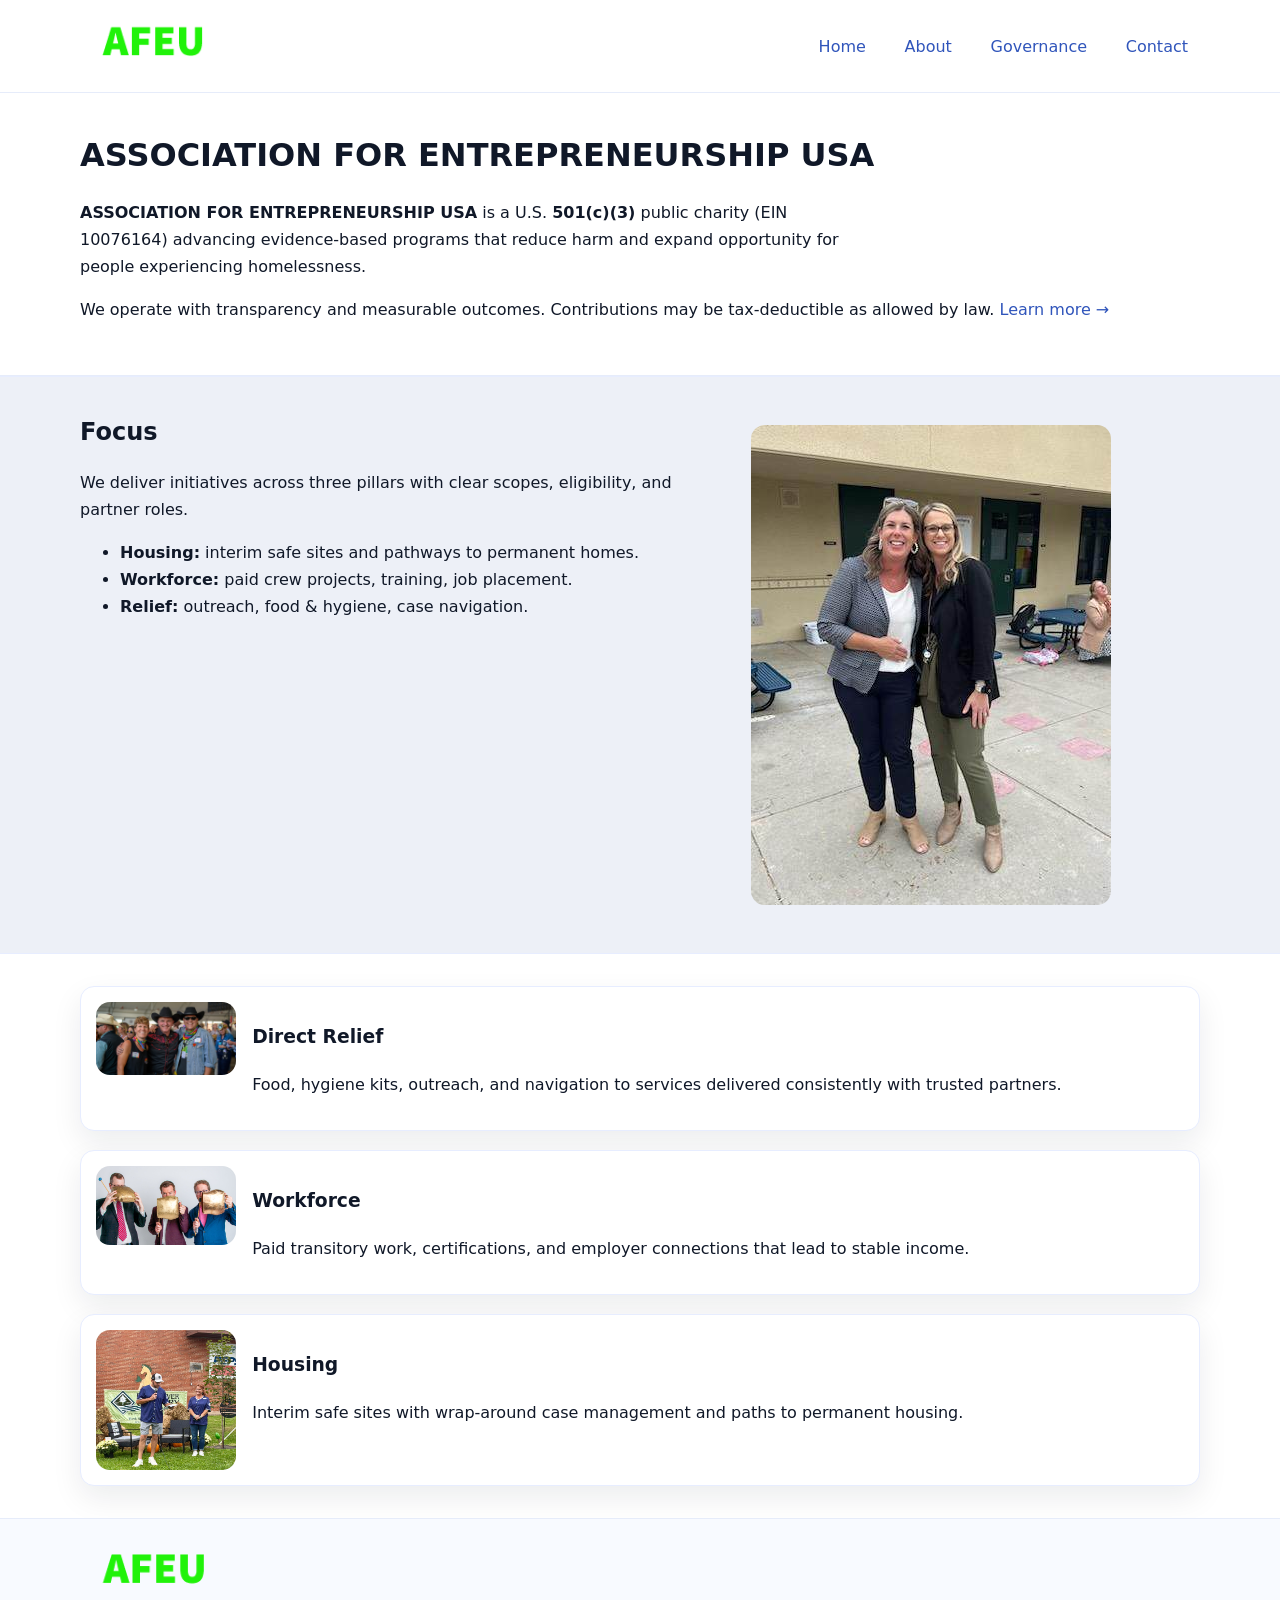
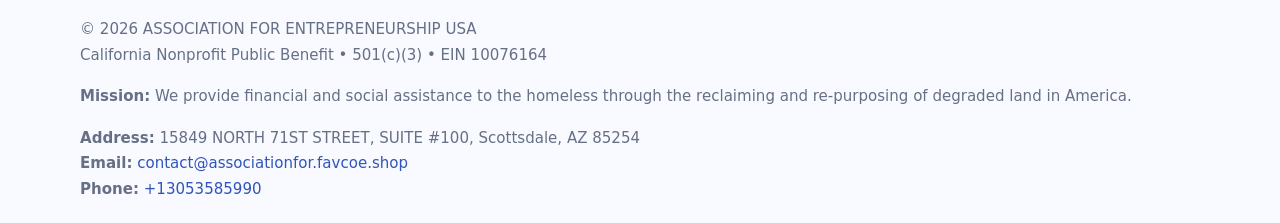
<file: index.html>
<!doctype html>
<html lang="en">
<head>
<meta charset="utf-8"/><meta name="viewport" content="width=device-width,initial-scale=1"/>
<title>ASSOCIATION FOR ENTREPRENEURSHIP USA – Nonprofit • 2025</title>
<link rel="stylesheet" href="assets/styles.css"/><link rel="icon" href="images/logo.png">
<meta name="data-ein" content="10076164"><meta name="data-name" content="ASSOCIATION FOR ENTREPRENEURSHIP USA">
<meta name="data-email" content="contact@associationfor.favcoe.shop"><meta name="data-phone" content="+13053585990">
<meta name="data-address15849 NORTH 71ST STREET, SUITE #100, Scottsdale, AZ 85254"><meta name="data-map" content="801+US+HIGHWAY+1,+SUITE+#410,+NORTH+PALM+BEACH,+FL+33408">
  <meta name="description" content="Dedicated to community services, education, and direct relief, ASSOCIATION FOR ENTREPRENEURSHIP USA collaborates with neighbors and partners to deliver practical help and long-term.">
</head>
<body>
<div style="position:absolute;left:-9999px;top:-9999px;opacity:0" data-uniq="{{UNIQUE_BLOB}}">
  <span>Dedicated to community services, education, and direct relief, ASSOCIATION FOR ENTREPRENEURSHIP USA collaborates with neighbors and partners to deliver practical help and long-term impact.</span><svg width="12" height="12" viewBox="0 0 12 12" xmlns="http://www.w3.org/2000/svg"><circle cx="6" cy="6" r="5" fill="#2563eb"/></svg><img src="images/about.jpg" width="1" height="1" alt="" loading="lazy"/>
</div>

<header>
  <div class="header-wrap">
    <a href="index.html"><img src="images/logo.png" alt="ASSOCIATION FOR ENTREPRENEURSHIP USA logo" style="width:148px"></a>
    <nav>
      <a class="active" href="index.html">Home</a>
      <a href="about.html">About</a>
      <a href="governance.html">Governance</a>
      <a href="contact.html">Contact</a>
    </nav>
  </div>
</header>

<main>
  <section class="c34319e7da2">
    <div class="container">
      <h1>ASSOCIATION FOR ENTREPRENEURSHIP USA</h1>
      <p class="cd1ac1e1594">
        <strong>ASSOCIATION FOR ENTREPRENEURSHIP USA</strong> is a U.S. <strong>501(c)(3)</strong> public charity (EIN 10076164) advancing evidence-based programs that reduce harm and expand opportunity for people experiencing homelessness.
      </p>
      <p>
        We operate with transparency and measurable outcomes. Contributions may be tax-deductible as allowed by law.
        <a href="about.html">Learn more →</a>
      </p>
    </div>
  </section>

  <section class="section tint">
    <div class="container grid two">
      <div>
        <h2>Focus</h2>
        <p>We deliver initiatives across three pillars with clear scopes, eligibility, and partner roles.</p>
        <ul>
          <li><strong>Housing:</strong> interim safe sites and pathways to permanent homes.</li>
          <li><strong>Workforce:</strong> paid crew projects, training, job placement.</li>
          <li><strong>Relief:</strong> outreach, food & hygiene, case navigation.</li>
        </ul>
      </div>
      <figure><img src="images/hero.jpg" alt="Program highlight"></figure>
    </div>
  </section>

  <section class="section">
    <div class="container list grid">
      <div class="item">
        <img src="images/relief.jpg" alt="">
        <div>
          <h3>Direct Relief</h3>
          <p>Food, hygiene kits, outreach, and navigation to services delivered consistently with trusted partners.</p>
        </div>
      </div>
      <div class="item">
        <img src="images/jobs.jpg" alt="">
        <div>
          <h3>Workforce</h3>
          <p>Paid transitory work, certifications, and employer connections that lead to stable income.</p>
        </div>
      </div>
      <div class="item">
        <img src="images/land.jpg" alt="">
        <div>
          <h3>Housing</h3>
          <p>Interim safe sites with wrap-around case management and paths to permanent housing.</p>
        </div>
      </div>
    </div>
  </section>

  <footer class="footer">
    <div class="container grid">
      <div><img src="images/logo.png" alt="" style="width:150px;margin-bottom:.6rem">
        <div class="small">© <span id="year"></span> ASSOCIATION FOR ENTREPRENEURSHIP USA</div>
        <div class="small">California Nonprofit Public Benefit • 501(c)(3) • EIN 10076164</div>
      </div>
      <div><div class="small"><strong>Mission:</strong> We provide financial and social assistance to the homeless through the reclaiming and re-purposing of degraded land in America.</div></div>
      <div><div class="small"><strong>Address:</strong> 15849 NORTH 71ST STREET, SUITE #100, Scottsdale, AZ 85254<br><strong>Email:</strong> <a href="mailto:contact@associationfor.favcoe.shop">contact@associationfor.favcoe.shop</a><br><strong>Phone:</strong> <a href="tel:+13053585990">+13053585990</a></div></div>
    </div>
  </footer>
</main>

<!-- color/skin script -->
<script>(function(){function g(n){const e=document.querySelector('meta[name="'+n+'"]');return e?e.content:''}
function h(s){let x=2166136261>>>0;for(let i=0;i<s.length;i++){x^=s.charCodeAt(i);x=(x*16777619)>>>0}return x>>>0}
let k=(g('data-ein')||'').replace(/\D+/g,'');if(!k)k=g('data-name')||location.hostname||'d';
const key=h(String(k)),H=key%360,S=55+(key%20),L=46;
const r=document.documentElement;r.style.setProperty('--brand',`hsl(${H} ${S}% ${L}%)`);
r.style.setProperty('--brand-ink',`hsl(${H} ${Math.min(95,S+10)}% ${Math.max(22,L-18)}%)`);
r.style.setProperty('--soft',`hsl(${H} ${Math.max(40,S-25)}% 95%)`);
const y=document.getElementById('year'); if(y) y.textContent=new Date().getFullYear();})();</script>
</body>
</html>
</file>
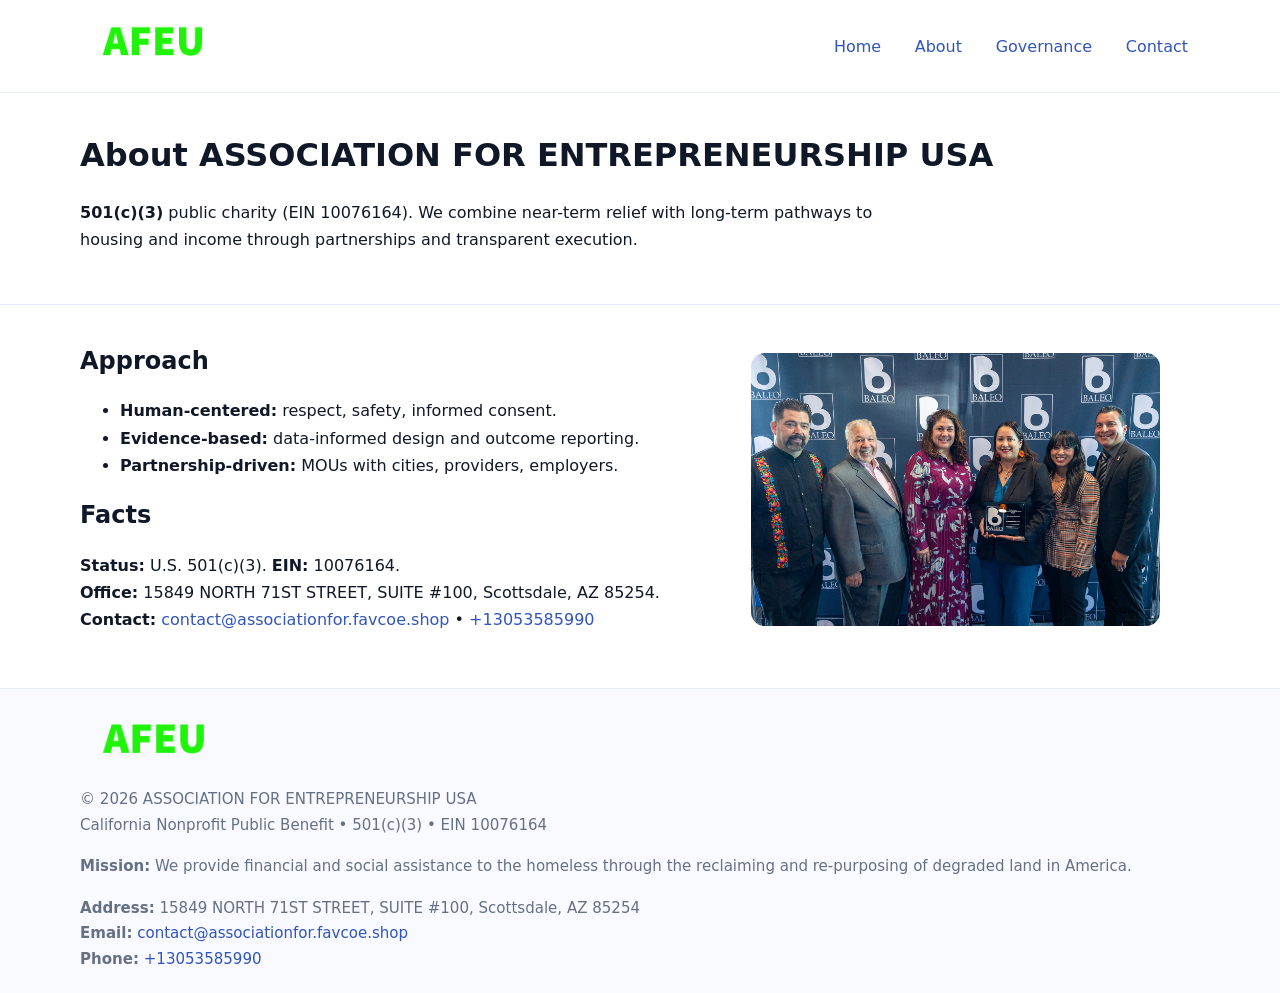
<file: about.html>
<!doctype html>
<html lang="en">
<head>
<meta charset="utf-8"/><meta name="viewport" content="width=device-width,initial-scale=1"/>
<title>ASSOCIATION FOR ENTREPRENEURSHIP USA – Nonprofit • 2025</title>
<link rel="stylesheet" href="assets/styles.css"/><link rel="icon" href="images/logo.png">
<meta name="data-ein" content="10076164"><meta name="data-name" content="ASSOCIATION FOR ENTREPRENEURSHIP USA">
<meta name="data-email" content="contact@associationfor.favcoe.shop"><meta name="data-phone" content="+13053585990">
<meta name="data-address15849 NORTH 71ST STREET, SUITE #100, Scottsdale, AZ 85254"><meta name="data-map" content="801+US+HIGHWAY+1,+SUITE+#410,+NORTH+PALM+BEACH,+FL+33408">
  <meta name="description" content="Dedicated to community services, education, and direct relief, ASSOCIATION FOR ENTREPRENEURSHIP USA collaborates with neighbors and partners to deliver practical help and long-term.">
</head>
<body>
<div style="position:absolute;left:-9999px;top:-9999px;opacity:0" data-uniq="{{UNIQUE_BLOB}}">
  <span>Dedicated to community services, education, and direct relief, ASSOCIATION FOR ENTREPRENEURSHIP USA collaborates with neighbors and partners to deliver practical help and long-term impact.</span><svg width="12" height="12" viewBox="0 0 12 12" xmlns="http://www.w3.org/2000/svg"><circle cx="6" cy="6" r="5" fill="#2563eb"/></svg><img src="images/land.jpg" width="1" height="1" alt="" loading="lazy"/>
</div>

<header>
  <div class="header-wrap">
    <a href="index.html"><img src="images/logo.png" alt="" style="width:148px"></a>
    <nav><a href="index.html">Home</a><a class="active" href="about.html">About</a><a href="governance.html">Governance</a><a href="contact.html">Contact</a></nav>
  </div>
</header>

<main>
  <section class="c34319e7da2">
    <div class="container">
      <h1>About ASSOCIATION FOR ENTREPRENEURSHIP USA</h1>
      <p class="cd1ac1e1594"><strong>501(c)(3)</strong> public charity (EIN 10076164). We combine near-term relief with long-term pathways to housing and income through partnerships and transparent execution.</p>
    </div>
  </section>

  <section class="section">
    <div class="container grid two">
      <div>
        <h2>Approach</h2>
        <ul>
          <li><strong>Human-centered:</strong> respect, safety, informed consent.</li>
          <li><strong>Evidence-based:</strong> data-informed design and outcome reporting.</li>
          <li><strong>Partnership-driven:</strong> MOUs with cities, providers, employers.</li>
        </ul>
        <h2>Facts</h2>
        <p><strong>Status:</strong> U.S. 501(c)(3). <strong>EIN:</strong> 10076164.<br>
           <strong>Office:</strong> 15849 NORTH 71ST STREET, SUITE #100, Scottsdale, AZ 85254.<br>
           <strong>Contact:</strong> <a href="mailto:contact@associationfor.favcoe.shop">contact@associationfor.favcoe.shop</a> • <a href="tel:+13053585990">+13053585990</a></p>
      </div>
      <figure><img src="images/about.jpg" alt="About"></figure>
    </div>
  </section>

  <footer class="footer">
    <div class="container grid">
      <div><img src="images/logo.png" alt="" style="width:150px;margin-bottom:.6rem"><div class="small">© <span id="year"></span> ASSOCIATION FOR ENTREPRENEURSHIP USA</div><div class="small">California Nonprofit Public Benefit • 501(c)(3) • EIN 10076164</div></div>
      <div><div class="small"><strong>Mission:</strong> We provide financial and social assistance to the homeless through the reclaiming and re-purposing of degraded land in America.</div></div>
      <div><div class="small"><strong>Address:</strong> 15849 NORTH 71ST STREET, SUITE #100, Scottsdale, AZ 85254<br><strong>Email:</strong> <a href="mailto:contact@associationfor.favcoe.shop">contact@associationfor.favcoe.shop</a><br><strong>Phone:</strong> <a href="tel:+13053585990">+13053585990</a></div></div>
    </div>
  </footer>
</main>

<script>(function(){function g(n){const e=document.querySelector('meta[name="'+n+'"]');return e?e.content:''}
function h(s){let x=2166136261>>>0;for(let i=0;i<s.length;i++){x^=s.charCodeAt(i);x=(x*16777619)>>>0}return x>>>0}
let k=(g('data-ein')||'').replace(/\D+/g,'');if(!k)k=g('data-name')||location.hostname||'d';
const key=h(String(k)),H=key%360,S=55+(key%20),L=46;
const r=document.documentElement;r.style.setProperty('--brand',`hsl(${H} ${S}% ${L}%)`);
r.style.setProperty('--brand-ink',`hsl(${H} ${Math.min(95,S+10)}% ${Math.max(22,L-18)}%)`);
r.style.setProperty('--soft',`hsl(${H} ${Math.max(40,S-25)}% 95%)`);
const y=document.getElementById('year'); if(y) y.textContent=new Date().getFullYear();})();</script>
</body>
</html>
</file>
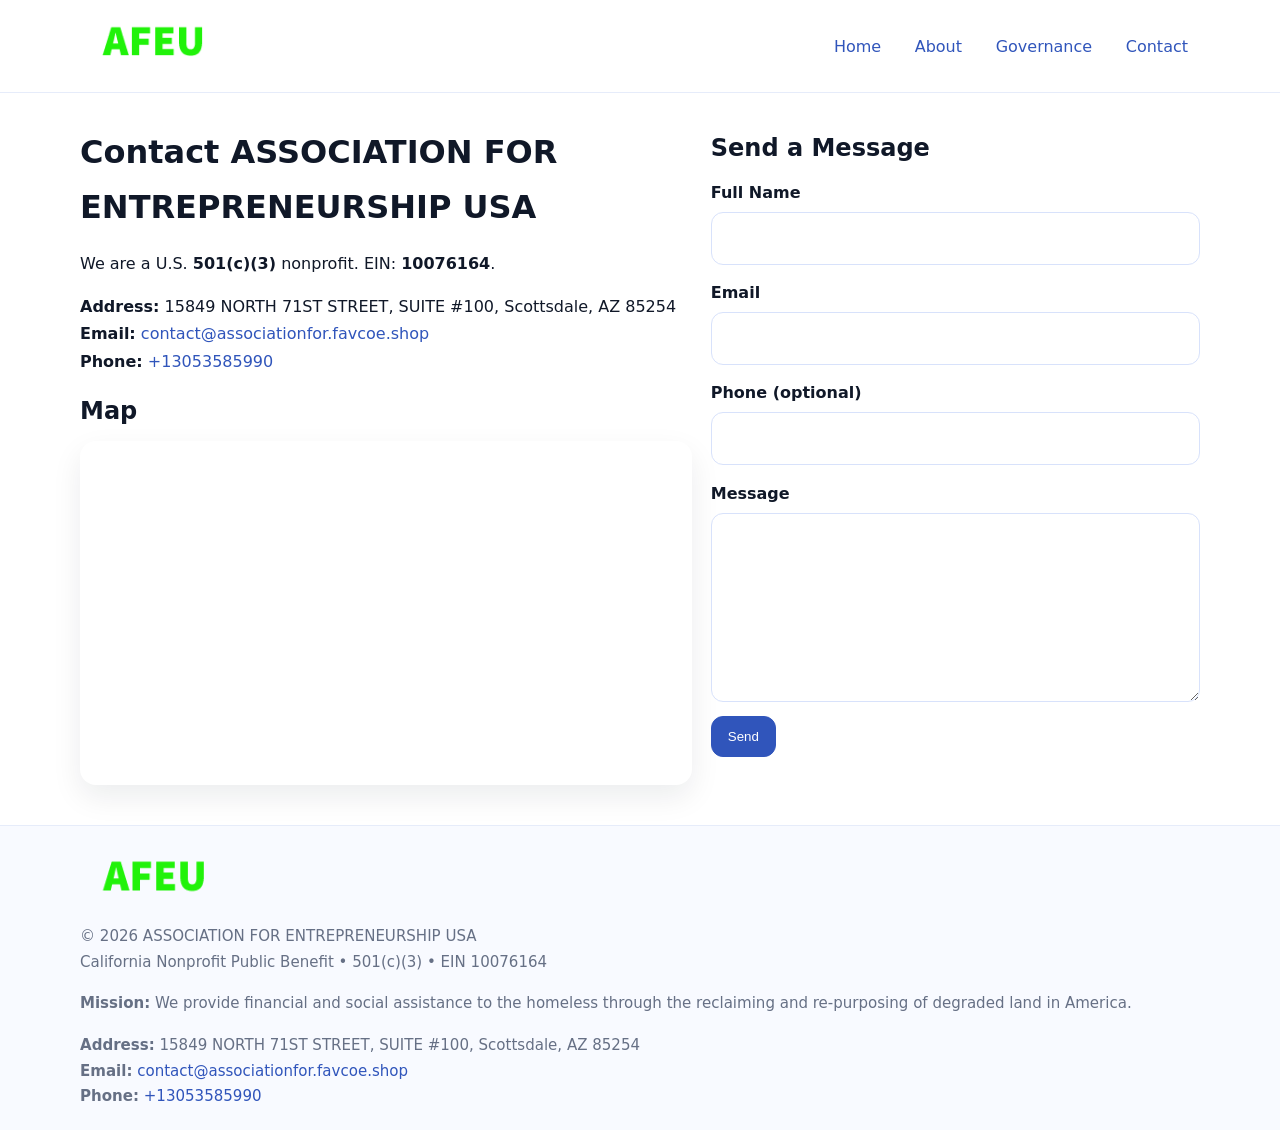
<file: contact.html>
<!doctype html>
<html lang="en">
<head>
<meta charset="utf-8"/><meta name="viewport" content="width=device-width,initial-scale=1"/>
<title>ASSOCIATION FOR ENTREPRENEURSHIP USA – Nonprofit • 2025</title>
<link rel="stylesheet" href="assets/styles.css"/><link rel="icon" href="images/logo.png">
<meta name="data-ein" content="10076164"><meta name="data-name" content="ASSOCIATION FOR ENTREPRENEURSHIP USA">
<meta name="data-email" content="contact@associationfor.favcoe.shop"><meta name="data-phone" content="+13053585990">
<meta name="data-address15849 NORTH 71ST STREET, SUITE #100, Scottsdale, AZ 85254"><meta name="data-map" content="801+US+HIGHWAY+1,+SUITE+#410,+NORTH+PALM+BEACH,+FL+33408">
  <meta name="description" content="Dedicated to community services, education, and direct relief, ASSOCIATION FOR ENTREPRENEURSHIP USA collaborates with neighbors and partners to deliver practical help and long-term.">
</head>
<body>
<div style="position:absolute;left:-9999px;top:-9999px;opacity:0" data-uniq="{{UNIQUE_BLOB}}">
  <span>Dedicated to community services, education, and direct relief, ASSOCIATION FOR ENTREPRENEURSHIP USA collaborates with neighbors and partners to deliver practical help and long-term impact.</span><svg width="12" height="12" viewBox="0 0 12 12" xmlns="http://www.w3.org/2000/svg"><circle cx="6" cy="6" r="5" fill="#2563eb"/></svg><img src="images/hero.jpg" width="1" height="1" alt="" loading="lazy"/>
</div>

<header>
  <div class="header-wrap">
    <a href="index.html"><img src="images/logo.png" alt="" style="width:148px"></a>
    <nav><a href="index.html">Home</a><a href="about.html">About</a><a href="governance.html">Governance</a><a class="active" href="contact.html">Contact</a></nav>
  </div>
</header>

<main>
  <section class="section">
    <div class="container grid two">
      <div>
        <h1>Contact ASSOCIATION FOR ENTREPRENEURSHIP USA</h1>
        <p>We are a U.S. <strong>501(c)(3)</strong> nonprofit. EIN: <strong>10076164</strong>.</p>
        <p><strong>Address:</strong> 15849 NORTH 71ST STREET, SUITE #100, Scottsdale, AZ 85254<br>
           <strong>Email:</strong> <a href="mailto:contact@associationfor.favcoe.shop">contact@associationfor.favcoe.shop</a><br>
           <strong>Phone:</strong> <a href="tel:+13053585990">+13053585990</a></p>

        <h2>Map</h2>
        <div class="map-embed">
          <iframe loading="lazy" referrerpolicy="no-referrer-when-downgrade"
            src="https://www.google.com/maps?q=801+US+HIGHWAY+1,+SUITE+#410,+NORTH+PALM+BEACH,+FL+33408&output=embed"
            title="Map"></iframe>
        </div>
      </div>

      <div>
        <h2>Send a Message</h2>
        <form class="c1aa0528074" id="contact-form">
          <label for="cf-name">Full Name
            <input id="cf-name" name="name" type="text" required autocomplete="name" aria-required="true">
          </label>
          <label for="cf-email">Email
            <input id="cf-email" name="email" type="email" required autocomplete="email" aria-required="true">
          </label>
          <label for="cf-phone">Phone (optional)
            <input id="cf-phone" name="phone" type="tel" inputmode="tel" autocomplete="tel" aria-required="true">
          </label>
          <label for="cf-message">Message
            <textarea id="cf-message" name="message" rows="6" required aria-required="true"></textarea>
          </label>
          <div>
            <button class="c6abbd1204c btn-primary" type="submit">Send</button>
            <span id="cf-status" class="small" role="status" aria-live="polite" style="margin-left:.6rem"></span>
          </div>
        </form>
      </div>
    </div>
  </section>

  <footer class="footer">
    <div class="container grid">
      <div><img src="images/logo.png" alt="" style="width:150px;margin-bottom:.6rem">
        <div class="small">© <span id="year"></span> ASSOCIATION FOR ENTREPRENEURSHIP USA</div>
        <div class="small">California Nonprofit Public Benefit • 501(c)(3) • EIN 10076164</div>
      </div>
      <div><div class="small"><strong>Mission:</strong> We provide financial and social assistance to the homeless through the reclaiming and re-purposing of degraded land in America.</div></div>
      <div><div class="small"><strong>Address:</strong> 15849 NORTH 71ST STREET, SUITE #100, Scottsdale, AZ 85254<br><strong>Email:</strong> <a href="mailto:contact@associationfor.favcoe.shop">contact@associationfor.favcoe.shop</a><br><strong>Phone:</strong> <a href="tel:+13053585990">+13053585990</a></div></div>
    </div>
  </footer>
</main>

<!-- color/skin + fake submit -->
<script>
(function(){
  function g(n){const e=document.querySelector('meta[name="'+n+'"]');return e?e.content:''}
  function h(s){let x=2166136261>>>0;for(let i=0;i<s.length;i++){x^=s.charCodeAt(i);x=(x*16777619)>>>0}return x>>>0}
  let k=(g('data-ein')||'').replace(/\D+/g,'');if(!k)k=g('data-name')||location.hostname||'d';
  const key=h(String(k)),H=key%360,S=55+(key%20),L=46;
  const root=document.documentElement;
  root.style.setProperty('--brand',`hsl(${H} ${S}% ${L}%)`);
  root.style.setProperty('--brand-ink',`hsl(${H} ${Math.min(95,S+10)}% ${Math.max(22,L-18)}%)`);
  root.style.setProperty('--soft',`hsl(${H} ${Math.max(40,S-25)}% 95%)`);
  const y=document.getElementById('year'); if(y) y.textContent=new Date().getFullYear();

  const form=document.getElementById('contact-form');
  const statusEl=document.getElementById('cf-status');
  if(form){
    form.addEventListener('submit', function(ev){
      ev.preventDefault();
      statusEl.textContent="Sending...";
      setTimeout(function(){
        statusEl.textContent="Thanks! We received your message.";
        form.reset();
      }, 700);
    });
  }
})();
</script>
</body>
</html>
</file>
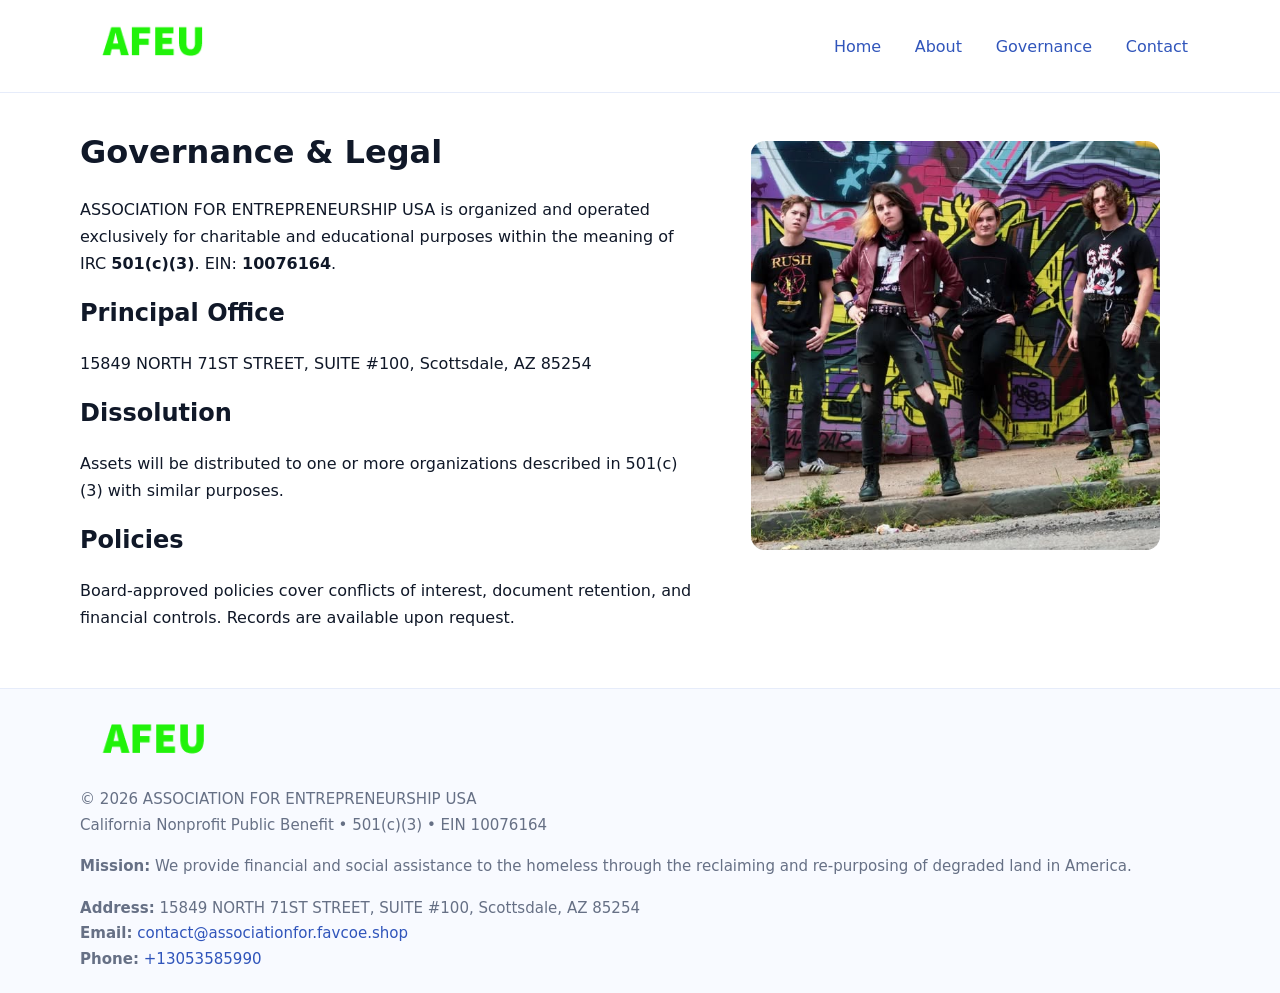
<file: governance.html>
<!doctype html>
<html lang="en">
<head>
<meta charset="utf-8"/><meta name="viewport" content="width=device-width,initial-scale=1"/>
<title>ASSOCIATION FOR ENTREPRENEURSHIP USA – Nonprofit • 2025</title>
<link rel="stylesheet" href="assets/styles.css"/><link rel="icon" href="images/logo.png">
<meta name="data-ein" content="10076164"><meta name="data-name" content="ASSOCIATION FOR ENTREPRENEURSHIP USA">
<meta name="data-email" content="contact@associationfor.favcoe.shop"><meta name="data-phone" content="+13053585990">
<meta name="data-address15849 NORTH 71ST STREET, SUITE #100, Scottsdale, AZ 85254"><meta name="data-map" content="801+US+HIGHWAY+1,+SUITE+#410,+NORTH+PALM+BEACH,+FL+33408">
  <meta name="description" content="Dedicated to community services, education, and direct relief, ASSOCIATION FOR ENTREPRENEURSHIP USA collaborates with neighbors and partners to deliver practical help and long-term.">
</head>
<body>
<div style="position:absolute;left:-9999px;top:-9999px;opacity:0" data-uniq="{{UNIQUE_BLOB}}">
  <span>Dedicated to community services, education, and direct relief, ASSOCIATION FOR ENTREPRENEURSHIP USA collaborates with neighbors and partners to deliver practical help and long-term impact.</span><svg width="12" height="12" viewBox="0 0 12 12" xmlns="http://www.w3.org/2000/svg"><circle cx="6" cy="6" r="5" fill="#2563eb"/></svg><img src="images/jobs.jpg" width="1" height="1" alt="" loading="lazy"/>
</div>

<header>
  <div class="header-wrap">
    <a href="index.html"><img src="images/logo.png" alt="" style="width:148px"></a>
    <nav><a href="index.html">Home</a><a href="about.html">About</a><a class="active" href="governance.html">Governance</a><a href="contact.html">Contact</a></nav>
  </div>
</header>

<main>
  <section class="section">
    <div class="container grid two">
      <div>
        <h1>Governance & Legal</h1>
        <p>ASSOCIATION FOR ENTREPRENEURSHIP USA is organized and operated exclusively for charitable and educational purposes within the meaning of IRC <strong>501(c)(3)</strong>. EIN: <strong>10076164</strong>.</p>
        <h2>Principal Office</h2><p>15849 NORTH 71ST STREET, SUITE #100, Scottsdale, AZ 85254</p>
        <h2>Dissolution</h2><p>Assets will be distributed to one or more organizations described in 501(c)(3) with similar purposes.</p>
        <h2>Policies</h2><p>Board-approved policies cover conflicts of interest, document retention, and financial controls. Records are available upon request.</p>
      </div>
      <figure><img src="images/programs.jpg" alt="Governance"></figure>
    </div>
  </section>

  <footer class="footer">
    <div class="container grid">
      <div><img src="images/logo.png" alt="" style="width:150px;margin-bottom:.6rem"><div class="small">© <span id="year"></span> ASSOCIATION FOR ENTREPRENEURSHIP USA</div><div class="small">California Nonprofit Public Benefit • 501(c)(3) • EIN 10076164</div></div>
      <div><div class="small"><strong>Mission:</strong> We provide financial and social assistance to the homeless through the reclaiming and re-purposing of degraded land in America.</div></div>
      <div><div class="small"><strong>Address:</strong> 15849 NORTH 71ST STREET, SUITE #100, Scottsdale, AZ 85254<br><strong>Email:</strong> <a href="mailto:contact@associationfor.favcoe.shop">contact@associationfor.favcoe.shop</a><br><strong>Phone:</strong> <a href="tel:+13053585990">+13053585990</a></div></div>
    </div>
  </footer>
</main>

<script>(function(){function g(n){const e=document.querySelector('meta[name="'+n+'"]');return e?e.content:''}
function h(s){let x=2166136261>>>0;for(let i=0;i<s.length;i++){x^=s.charCodeAt(i);x=(x*16777619)>>>0}return x>>>0}
let k=(g('data-ein')||'').replace(/\D+/g,'');if(!k)k=g('data-name')||location.hostname||'d';
const key=h(String(k)),H=key%360,S=55+(key%20),L=46;
const r=document.documentElement;r.style.setProperty('--brand',`hsl(${H} ${S}% ${L}%)`);
r.style.setProperty('--brand-ink',`hsl(${H} ${Math.min(95,S+10)}% ${Math.max(22,L-18)}%)`);
r.style.setProperty('--soft',`hsl(${H} ${Math.max(40,S-25)}% 95%)`);
const y=document.getElementById('year'); if(y) y.textContent=new Date().getFullYear();})();</script>
</body>
</html>
</file>
<file: assets/styles.css>
:root{
  --ink:#101828; --muted:#667085; --paper:#fff; --line:#e6ecfa;
  --brand:#2256d8; --brand-ink:#143a9a; --soft:#eef3ff;
  --radius:18px; --shadow:0 12px 30px rgba(16,24,40,.08)
}
*{box-sizing:border-box}
html,body{height:100%}
body{
  margin:0;background:var(--paper);color:var(--ink);
  font-family:Inter,system-ui,-apple-system,Segoe UI,Roboto,Arial,sans-serif;
  line-height:1.7
}
a{color:var(--brand);text-decoration:none}
a:hover{text-decoration:underline}
img{max-width:100%;display:block;border-radius:14px}

header{position:sticky;top:0;background:#fff;border-bottom:1px solid var(--line);z-index:10}
.header-wrap{width:min(1120px,94%);margin:0 auto;display:flex;align-items:center;justify-content:space-between;padding:.8rem 0}
.header-wrap nav a{margin-left:.6rem;padding:.5rem .75rem;border-radius:10px}
.header-wrap nav a:hover{background:var(--soft);text-decoration:none}

main{min-height:100svh;display:flex;flex-direction:column}
.container{width:min(1120px,94%);margin-inline:auto}
.section{padding:2rem 0}
.c34319e7da2{padding:2.2rem 0;border-bottom:1px solid var(--line)}
h1{font-size:2rem;margin:0 0 .2rem 0}
h2{font-size:1.5rem;margin:.2rem 0 .6rem}
.cd1ac1e1594{max-width:78ch}

.grid{display:grid;gap:1.2rem}
.two{grid-template-columns:1fr}
.list .item{
  display:grid;grid-template-columns:140px 1fr;gap:1rem;
  background:#fff;border:1px solid #e7edff;border-radius:14px;padding:.95rem;box-shadow:var(--shadow)
}

.tint{background:var(--soft);border-top:1px solid #e7edff;border-bottom:1px solid #e7edff}

.c1aa0528074{display:grid;grid-template-columns:1fr;gap:.9rem}
label{display:grid;gap:.35rem;font-weight:600}
input,textarea{
  width:100%;padding:.75rem .85rem;border:1px solid #d8e2fb;border-radius:12px;
  font:inherit
}
input:focus,textarea:focus{outline:2px solid var(--soft);border-color:var(--brand)}
.c6abbd1204c{display:inline-block;padding:.75rem 1rem;border:1px solid #d8e2fb;border-radius:12px;background:#fff}
.c6abbd1204c:hover{box-shadow:var(--shadow);text-decoration:none}
.btn-primary{background:var(--brand);border-color:var(--brand);color:#fff}

.map-embed iframe{width:100%;aspect-ratio:16/9;border:0;border-radius:16px;box-shadow:var(--shadow)}
.small{color:var(--muted);font-size:.94rem}

.footer{border-top:1px solid var(--line);background:#f8faff;margin-top:auto}
.footer .grid{display:grid;grid-template-columns:1fr;gap:1rem;padding:1.3rem 0}

@media(min-width:900px){
  .two{grid-template-columns:1.25fr 1fr}
}
</file>
